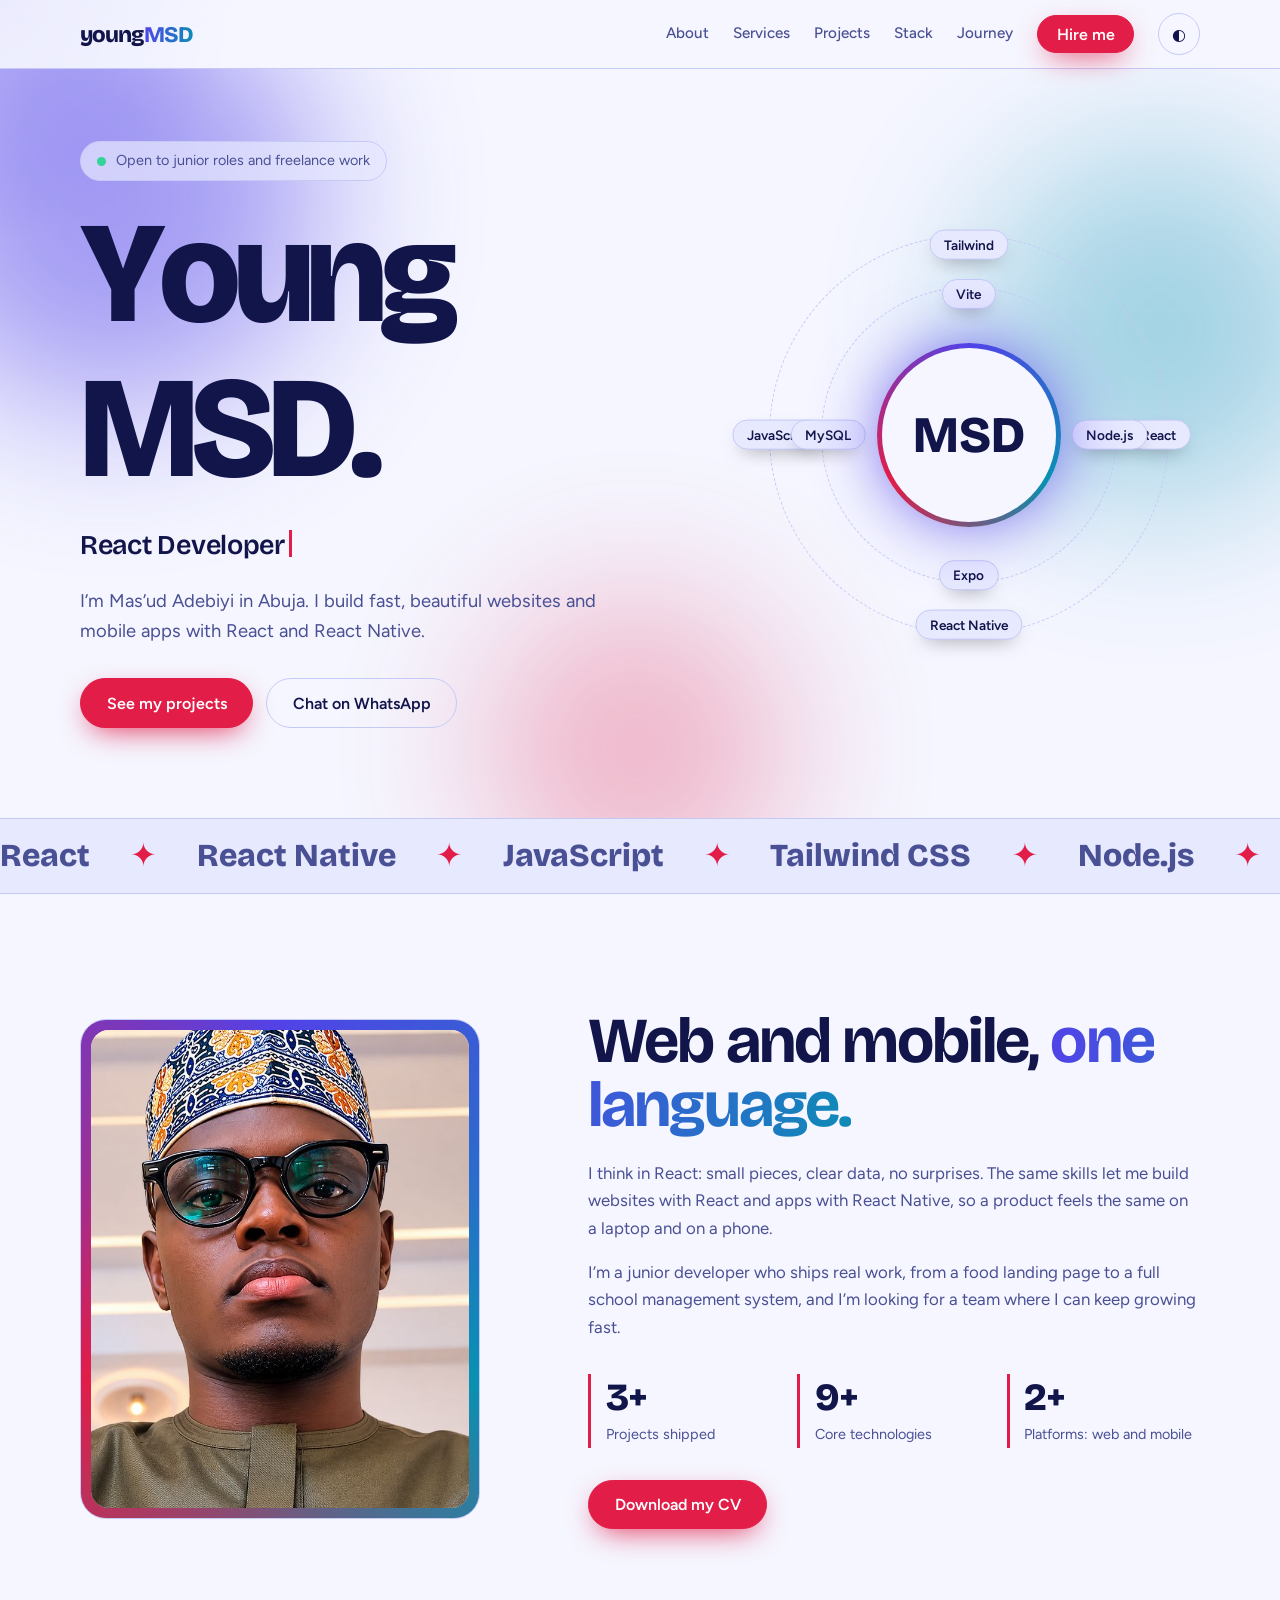
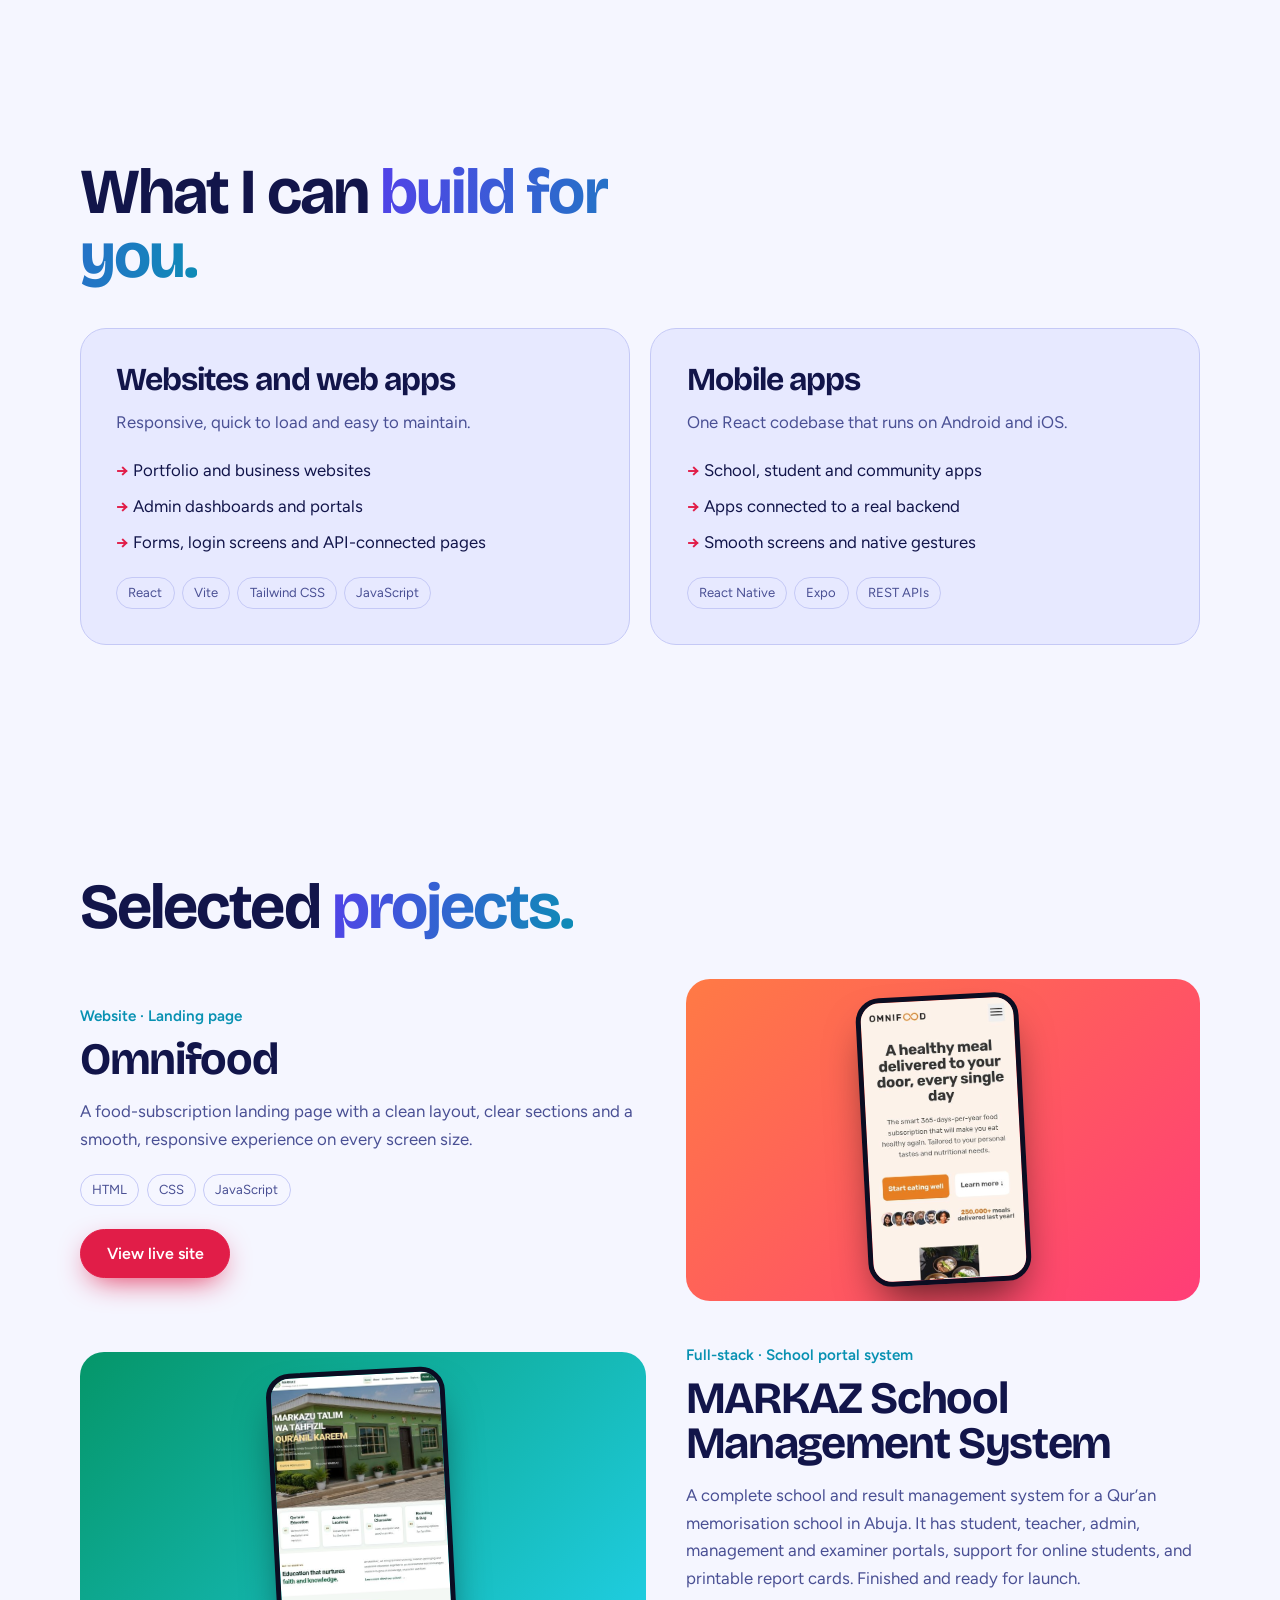
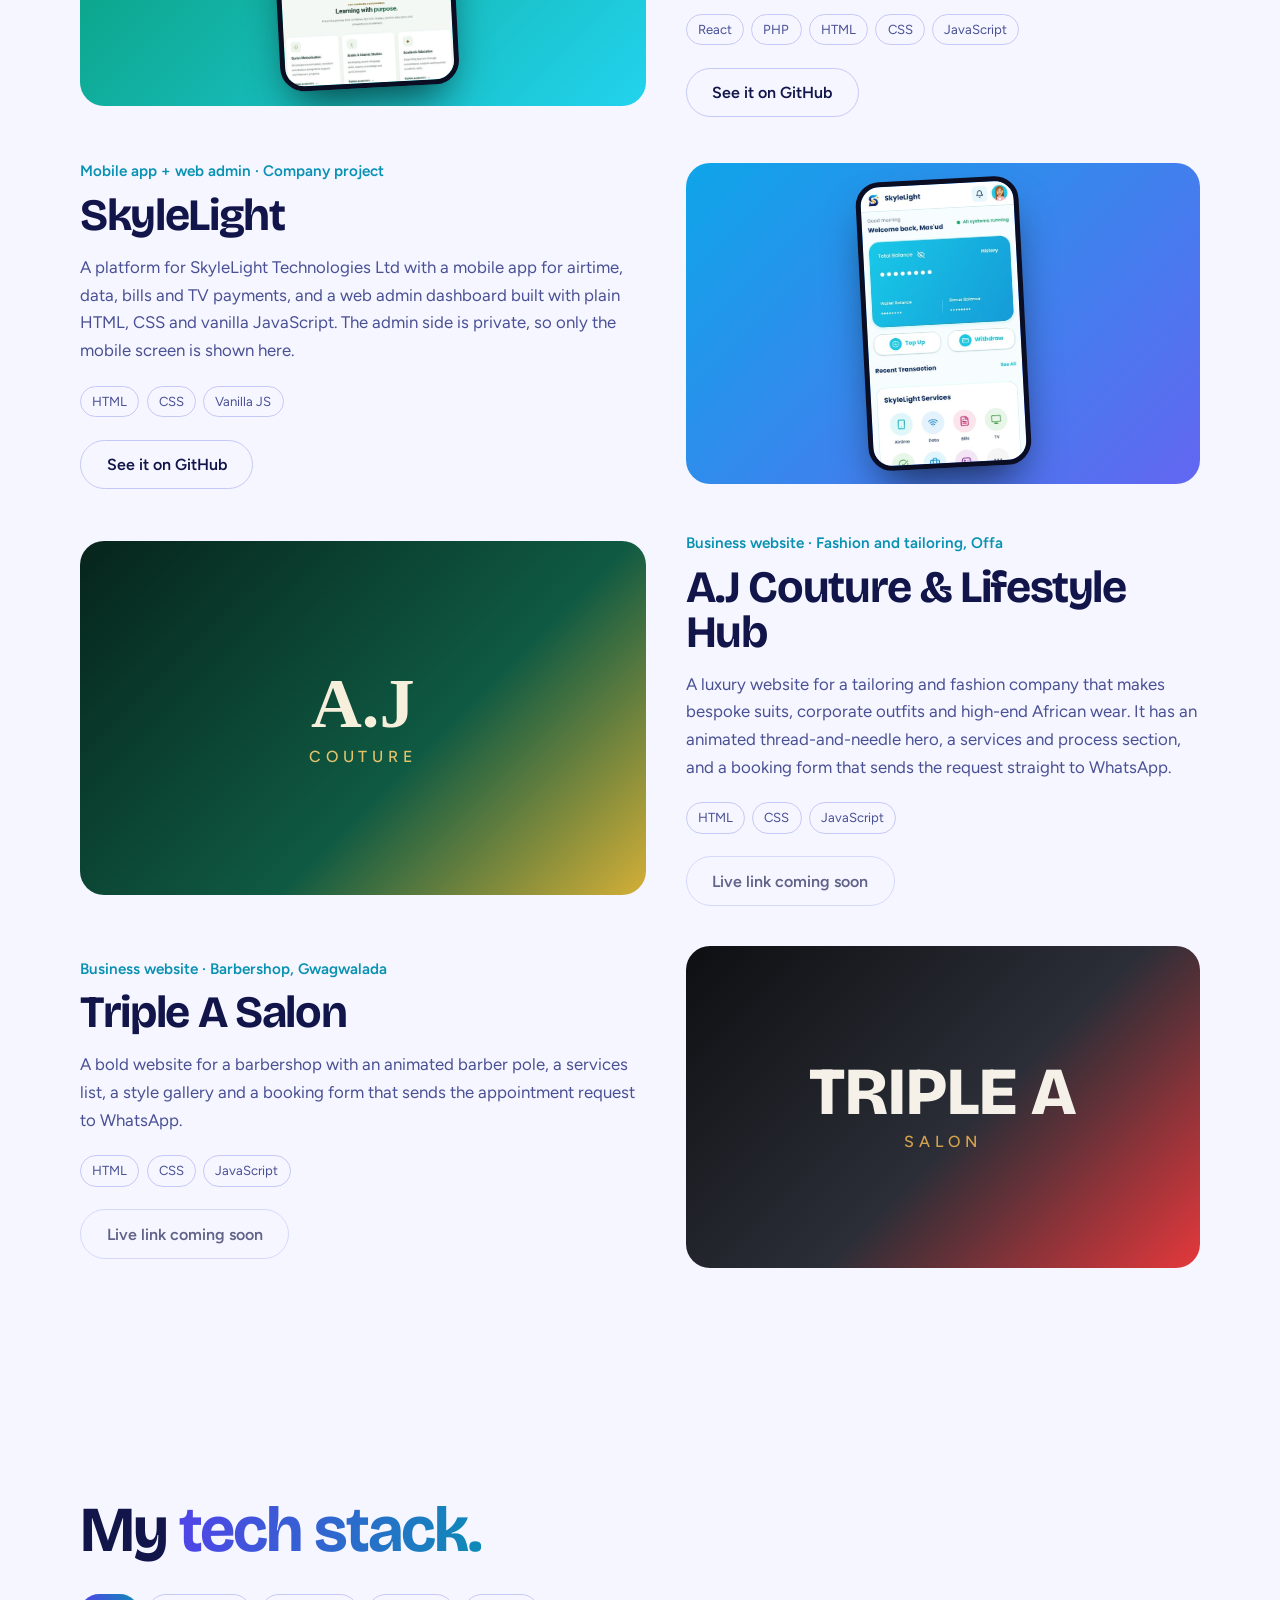
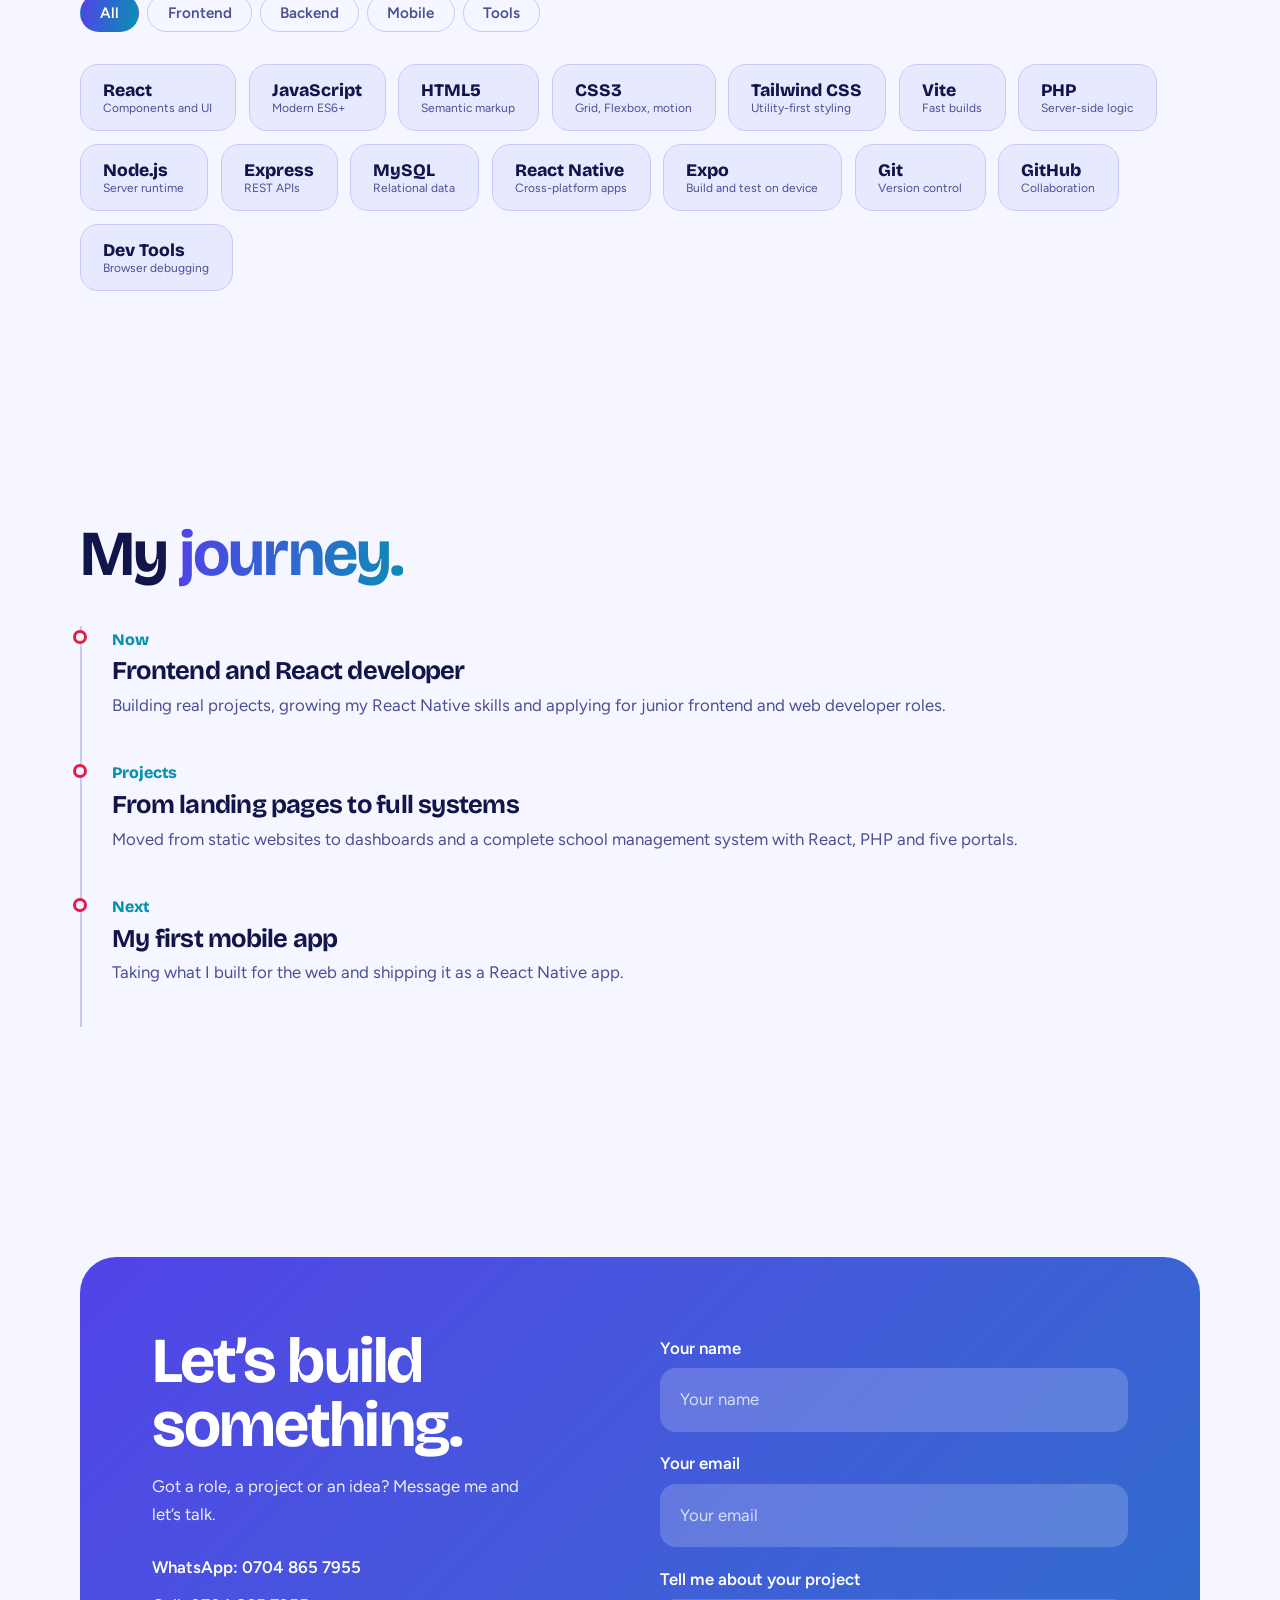
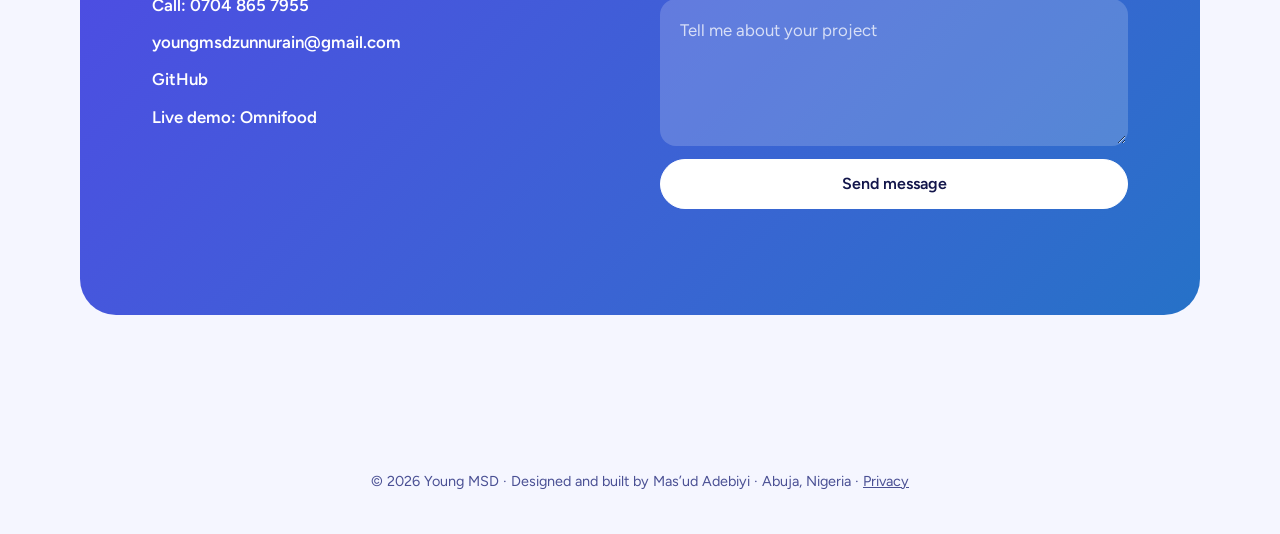
<file: index.html>
<!DOCTYPE html>
<html lang="en">
<head>
<meta charset="utf-8">
<meta name="viewport" content="width=device-width, initial-scale=1, viewport-fit=cover">
<title>Young MSD | React & React Native Developer in Abuja, Nigeria</title>
<meta name="description" content="Mas’ud Adebiyi (Young MSD) is a React and React Native developer in Abuja, Nigeria, building responsive websites and mobile applications.">
<link rel="preconnect" href="https://fonts.googleapis.com"><link rel="preconnect" href="https://fonts.gstatic.com" crossorigin>
<link href="https://fonts.googleapis.com/css2?family=Bricolage+Grotesque:wght@600;800&family=Figtree:wght@400;500;600&display=swap" rel="stylesheet">
<link rel="stylesheet" href="css/style.css">
<meta name="robots" content="index, follow, max-image-preview:large">
<meta name="theme-color" content="#10131f">
<meta property="og:type" content="website">
<meta property="og:title" content="Young MSD | React & React Native Developer in Abuja, Nigeria">
<meta property="og:description" content="Mas’ud Adebiyi (Young MSD) is a React and React Native developer in Abuja, Nigeria, building responsive websites and mobile applications.">
<meta property="og:locale" content="en_NG">
<meta name="twitter:card" content="summary">
<script type="application/ld+json">
{
  "@context": "https://schema.org",
  "@type": "Person",
  "name": "Mas’ud Adebiyi",
  "alternateName": "Young MSD",
  "jobTitle": "React and React Native Developer",
  "address": {
    "@type": "PostalAddress",
    "addressLocality": "Abuja",
    "addressCountry": "NG"
  },
  "knowsAbout": [
    "React",
    "React Native",
    "JavaScript",
    "Frontend Development",
    "Mobile App Development",
    "Web Development"
  ]
}
</script>
</head>
<body>
<div id="ld" aria-hidden="true"><span id="cn">0</span></div>
<div id="pg"></div><div id="glow" aria-hidden="true"></div>
<nav><div class="w">
<a class="logo" href="#top">young<span class="grad">MSD</span></a>
<div class="links"><a href="#about">About</a><a href="#build">Services</a><a href="#work">Projects</a><a href="#stack">Stack</a><a href="#journey">Journey</a>
<a class="btn pri sm" href="#contact">Hire me</a><button class="btn" id="th" aria-label="Switch light or dark theme">◐</button></div>
</div></nav>
<main>
<header class="hero" id="top"><i class="blob b1"></i><i class="blob b2"></i><i class="blob b3"></i>
<div class="w"><div>
<span class="pill in"><b></b>Open to junior roles and freelance work</span>
<h1 id="h1" aria-label="Young MSD">Young<br>MSD.</h1>
<div class="role in"><span id="rl"></span><i></i></div>
<p class="lead in">I’m Mas’ud Adebiyi in Abuja. I build fast, beautiful websites and mobile apps with React and React Native.</p>
<div class="cta in"><a class="btn pri mg" href="#work">See my projects</a><a class="btn mg" href="https://wa.me/2347048657955" target="_blank" rel="noopener">Chat on WhatsApp</a></div>
</div>
<div class="orbit" aria-hidden="true"><div class="ring" id="r1"></div><div class="ring r2" id="r2"></div><div class="core"><span>MSD</span></div></div>
</div></header>
<div class="marq" aria-hidden="true"><div id="mq"></div></div>

<section class="about" id="about"><div class="w">
<div class="card tilt pf" data-r><div class="in2"><span class="ini grad">MSD</span><small>Add your photo: set PHOTO in the script</small></div></div>
<div data-r style="--dl:.15s">
<h2>Web and mobile, <span class="grad">one language.</span></h2>
<p class="mute" style="margin-top:1.4rem">I think in React: small pieces, clear data, no surprises. The same skills let me build websites with React and apps with React Native, so a product feels the same on a laptop and on a phone.</p>
<p class="mute">I’m a junior developer who ships real work, from a food landing page to a full school management system, and I’m looking for a team where I can keep growing fast.</p>
<div class="facts"><div><b data-n="3">0</b><span>Projects shipped</span></div><div><b data-n="9">0</b><span>Core technologies</span></div><div><b data-n="2">0</b><span>Platforms: web and mobile</span></div></div>
<a class="btn pri mg" id="cv" href="Masud_Adebiyi_React_Frontend_Developer_CV.pdf" download>Download my CV</a>
</div></div></section>

<section id="build"><div class="w">
<h2 data-r>What I can <span class="grad">build for you.</span></h2>
<div class="two">
<div class="card tilt pn" data-r><h3>Websites and web apps</h3><p class="mute">Responsive, quick to load and easy to maintain.</p><ul><li>Portfolio and business websites</li><li>Admin dashboards and portals</li><li>Forms, login screens and API-connected pages</li></ul><div class="tags"><span class="tag">React</span><span class="tag">Vite</span><span class="tag">Tailwind CSS</span><span class="tag">JavaScript</span></div></div>
<div class="card tilt pn" data-r style="--dl:.12s"><h3>Mobile apps</h3><p class="mute">One React codebase that runs on Android and iOS.</p><ul><li>School, student and community apps</li><li>Apps connected to a real backend</li><li>Smooth screens and native gestures</li></ul><div class="tags"><span class="tag">React Native</span><span class="tag">Expo</span><span class="tag">REST APIs</span></div></div>
</div></div></section>

<section id="work"><div class="w">
<h2 data-r>Selected <span class="grad">projects.</span></h2>
<div class="pr" data-r><div class="card tilt shot s1"><div class="ph"><img src="[data-uri]" loading="lazy" decoding="async" alt="Omnifood website on a phone"></div></div>
<div><span class="kind">Website · Landing page</span><h3>Omnifood</h3><p class="mute">A food-subscription landing page with a clean layout, clear sections and a smooth, responsive experience on every screen size.</p><div class="tags"><span class="tag">HTML</span><span class="tag">CSS</span><span class="tag">JavaScript</span></div><a class="btn pri mg" href="https://omnifood-young-msd.netlify.app" target="_blank" rel="noopener">View live site</a></div></div>
<div class="pr" data-r><div class="card tilt shot s2"><div class="ph"><img src="[data-uri]" loading="lazy" decoding="async" alt="MARKAZ school website on a phone"></div></div>
<div><span class="kind">Full-stack · School portal system</span><h3>MARKAZ School Management System</h3><p class="mute">A complete school and result management system for a Qur’an memorisation school in Abuja. It has student, teacher, admin, management and examiner portals, support for online students, and printable report cards. Finished and ready for launch.</p><div class="tags"><span class="tag">React</span><span class="tag">PHP</span><span class="tag">HTML</span><span class="tag">CSS</span><span class="tag">JavaScript</span></div><a class="btn mg" href="https://github.com/youngmsdzunnurain-ship-it" target="_blank" rel="noopener">See it on GitHub</a></div></div>
<div class="pr" data-r><div class="card tilt shot s3"><div class="ph"><img src="[data-uri]" loading="lazy" decoding="async" alt="SkyleLight mobile app home screen"></div></div>
<div><span class="kind">Mobile app + web admin · Company project</span><h3>SkyleLight</h3><p class="mute">A platform for SkyleLight Technologies Ltd with a mobile app for airtime, data, bills and TV payments, and a web admin dashboard built with plain HTML, CSS and vanilla JavaScript. The admin side is private, so only the mobile screen is shown here.</p><div class="tags"><span class="tag">HTML</span><span class="tag">CSS</span><span class="tag">Vanilla JS</span></div><a class="btn mg" href="https://github.com/youngmsdzunnurain-ship-it" target="_blank" rel="noopener">See it on GitHub</a></div></div>
<div class="pr" data-r><div class="card tilt shot" style="background:linear-gradient(135deg,#06241c,#0f5a43 60%,#d4af37)"><div style="position:relative;z-index:1;text-align:center;color:#f6efdc;font:700 clamp(2.6rem,8vw,4.4rem)/.95 Georgia,serif">A.J<small style="display:block;font:500 1rem var(--t);letter-spacing:.3em;margin-top:.6rem;color:#e6c36a">COUTURE</small></div></div>
<div><span class="kind">Business website · Fashion and tailoring, Offa</span><h3>A.J Couture &amp; Lifestyle Hub</h3><p class="mute">A luxury website for a tailoring and fashion company that makes bespoke suits, corporate outfits and high-end African wear. It has an animated thread-and-needle hero, a services and process section, and a booking form that sends the request straight to WhatsApp.</p><div class="tags"><span class="tag">HTML</span><span class="tag">CSS</span><span class="tag">JavaScript</span></div><span class="btn" style="margin-top:1.4rem;opacity:.65;cursor:default">Live link coming soon</span></div></div>
<div class="pr" data-r><div class="card tilt shot" style="background:linear-gradient(135deg,#0e0f12,#2b2e37 55%,#e5383b)"><div style="position:relative;z-index:1;text-align:center;color:#f5f1e8;font:800 clamp(2.4rem,8vw,4.2rem)/.9 var(--d);text-transform:uppercase">Triple A<small style="display:block;font:500 1rem var(--t);letter-spacing:.3em;margin-top:.6rem;color:#d4a24c">SALON</small></div></div>
<div><span class="kind">Business website · Barbershop, Gwagwalada</span><h3>Triple A Salon</h3><p class="mute">A bold website for a barbershop with an animated barber pole, a services list, a style gallery and a booking form that sends the appointment request to WhatsApp.</p><div class="tags"><span class="tag">HTML</span><span class="tag">CSS</span><span class="tag">JavaScript</span></div><span class="btn" style="margin-top:1.4rem;opacity:.65;cursor:default">Live link coming soon</span></div></div>
</div></section>

<section id="stack"><div class="w"><h2 data-r>My <span class="grad">tech stack.</span></h2><div class="tabs" role="group" aria-label="Filter skills"></div><div class="gr" id="gr"></div></div></section>

<section id="journey"><div class="w"><h2 data-r>My <span class="grad">journey.</span></h2>
<div class="tl" id="tl">
<div class="st" data-r><b>Now</b><h3>Frontend and React developer</h3><p class="mute">Building real projects, growing my React Native skills and applying for junior frontend and web developer roles.</p></div>
<div class="st" data-r><b>Projects</b><h3>From landing pages to full systems</h3><p class="mute">Moved from static websites to dashboards and a complete school management system with React, PHP and five portals.</p></div>
<div class="st" data-r><b>Next</b><h3>My first mobile app</h3><p class="mute">Taking what I built for the web and shipping it as a React Native app.</p></div>
</div></div></section>

<section id="contact"><div class="w"><div class="card ct" data-r>
<div><h2>Let’s build something.</h2><p>Got a role, a project or an idea? Message me and let’s talk.</p>
<div class="det"><a href="https://wa.me/2347048657955" target="_blank" rel="noopener">WhatsApp: 0704 865 7955</a><a href="tel:+2347048657955">Call: 0704 865 7955</a><a href="mailto:youngmsdzunnurain@gmail.com">youngmsdzunnurain@gmail.com</a><a href="https://github.com/youngmsdzunnurain-ship-it" target="_blank" rel="noopener">GitHub</a><a href="https://omnifood-young-msd.netlify.app" target="_blank" rel="noopener">Live demo: Omnifood</a></div></div>
<form id="f" aria-label="Project enquiry"><label for="n">Your name</label><input id="n" name="name" autocomplete="name" placeholder="Your name" required><label for="e">Your email</label><input id="e" name="email" type="email" autocomplete="email" placeholder="Your email" required><label for="m">Tell me about your project</label><textarea id="m" name="message" rows="4" placeholder="Tell me about your project" required></textarea><button class="btn pri mg" type="submit">Send message</button><div id="msg" role="status"></div></form>
</div></div></section>
</main>
<footer>© 2026 Young MSD · Designed and built by Mas’ud Adebiyi · Abuja, Nigeria · <a href="privacy.html">Privacy</a></footer>

<script src="js/script.js" defer></script>
</body>
</html>
</file>
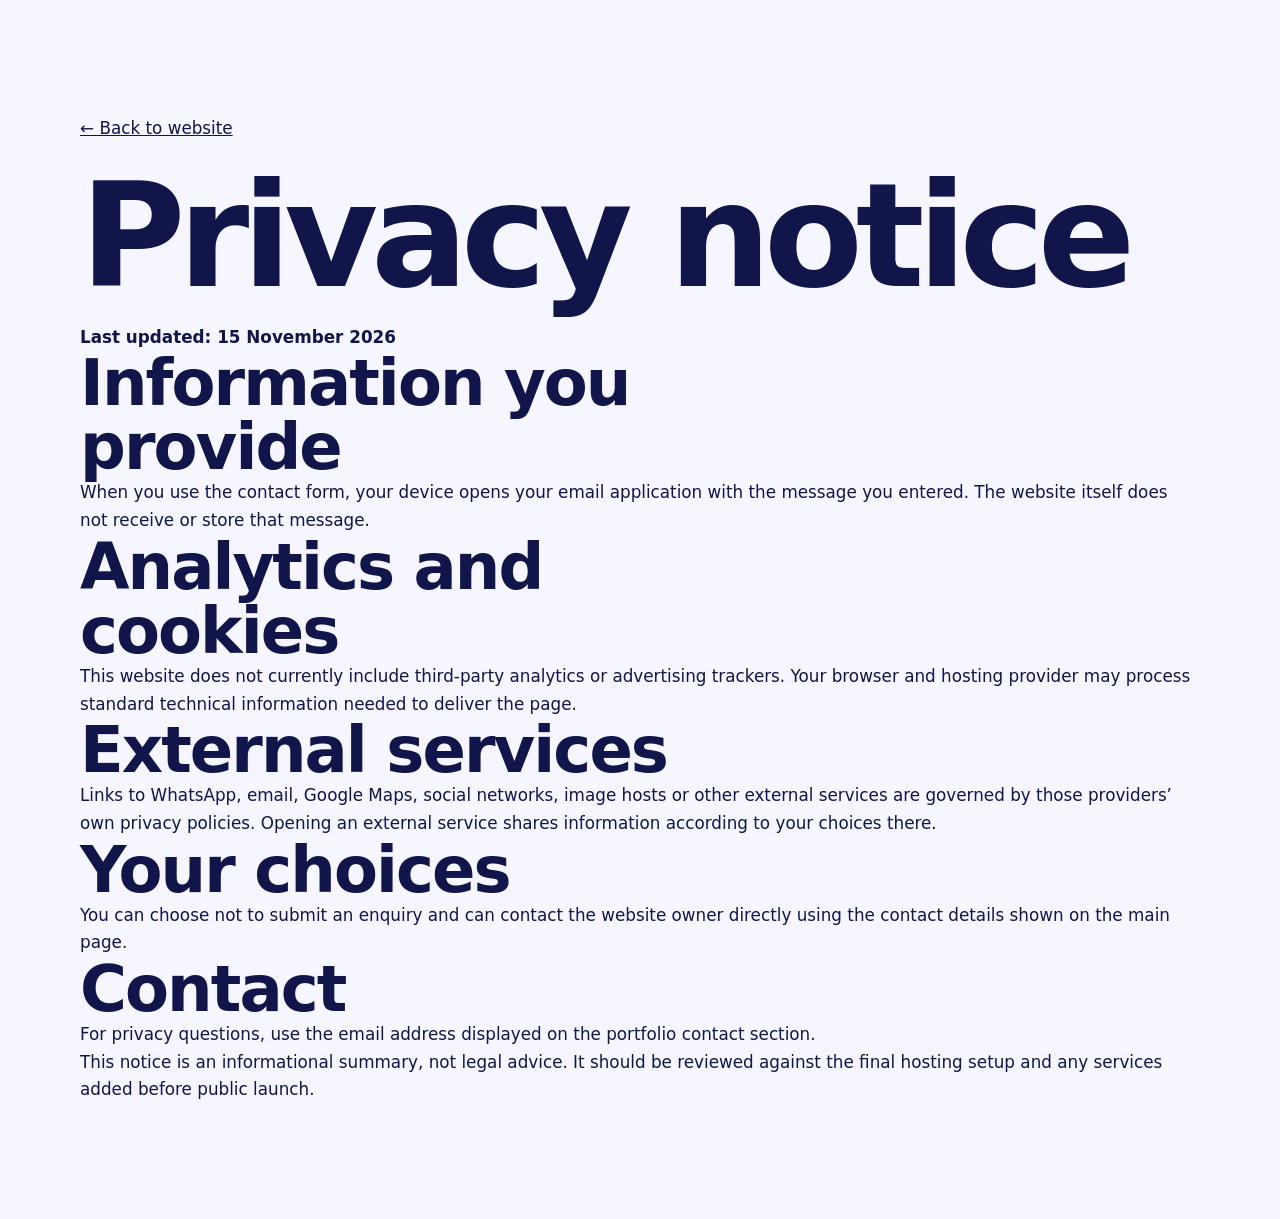
<file: privacy.html>
<!doctype html>
<html lang="en">
<head>
<meta charset="utf-8">
<meta name="viewport" content="width=device-width, initial-scale=1">
<meta name="robots" content="index,follow">
<title>Privacy Notice | Young MSD</title>
<meta name="description" content="How this website handles contact and enquiry information.">
<link rel="stylesheet" href="css/style.css">
</head>
<body>
<main>
<section><div class="w">
<p><a href="index.html">← Back to website</a></p>
<h1>Privacy notice</h1>
<p><strong>Last updated: 15 November 2026</strong></p>
<h2>Information you provide</h2>
<p>When you use the contact form, your device opens your email application with the message you entered. The website itself does not receive or store that message.</p>
<h2>Analytics and cookies</h2>
<p>This website does not currently include third-party analytics or advertising trackers. Your browser and hosting provider may process standard technical information needed to deliver the page.</p>
<h2>External services</h2>
<p>Links to WhatsApp, email, Google Maps, social networks, image hosts or other external services are governed by those providers’ own privacy policies. Opening an external service shares information according to your choices there.</p>
<h2>Your choices</h2>
<p>You can choose not to submit an enquiry and can contact the website owner directly using the contact details shown on the main page.</p>
<h2>Contact</h2>
<p>For privacy questions, use the email address displayed on the portfolio contact section.</p>
<p>This notice is an informational summary, not legal advice. It should be reviewed against the final hosting setup and any services added before public launch.</p>
</div></section>
</main>
</body></html>
</file>
<file: css/style.css>
:root{--bg:#060818;--bg2:#0e1131;--ink:#f4f5ff;--mute:#9ea4d4;--line:#252a57;--a:#6d5dfc;--b:#22d3ee;--c:#ff5c7a;--onc:#060818;
--d:"Bricolage Grotesque","Segoe UI",system-ui,sans-serif;--t:"Figtree","Segoe UI",system-ui,sans-serif;
box-sizing:border-box;padding-top:env(safe-area-inset-top,0px);padding-bottom:env(safe-area-inset-bottom,0px);color-scheme:dark}
@media (prefers-color-scheme:light){:root:not([data-theme="dark"]){--bg:#f5f6ff;--bg2:#e7e9ff;--ink:#12154a;--mute:#4a5094;--line:#c5c9f6;--a:#5242e8;--b:#0891b2;--c:#e11d48;--onc:#fff;color-scheme:light}}
:root[data-theme="light"]{--bg:#f5f6ff;--bg2:#e7e9ff;--ink:#12154a;--mute:#4a5094;--line:#c5c9f6;--a:#5242e8;--b:#0891b2;--c:#e11d48;--onc:#fff;color-scheme:light}
:root[data-theme="dark"]{--bg:#060818;--bg2:#0e1131;--ink:#f4f5ff;--mute:#9ea4d4;--line:#252a57;--a:#6d5dfc;--b:#22d3ee;--c:#ff5c7a;--onc:#060818;color-scheme:dark}
*,*::before,*::after{box-sizing:border-box}
html{scroll-behavior:smooth;scroll-padding-top:calc(76px + env(safe-area-inset-top,0px));height:100%}
body{margin:0;min-height:100%;background:var(--bg);color:var(--ink);font:400 1.05rem/1.65 var(--t);overflow-x:hidden}
body::before{content:"";position:fixed;inset:0 0 auto;height:env(safe-area-inset-top,0px);background:var(--bg);z-index:90}
a{color:inherit}p{margin:0}h1,h2,h3{font-family:var(--d);margin:0;line-height:1;letter-spacing:-.03em}
:focus-visible{outline:3px solid var(--b);outline-offset:3px;border-radius:8px}
.w{width:min(1120px,100% - 2.5rem);margin-inline:auto}
section{padding:clamp(4rem,9vw,7.5rem) 0}
h2{font-size:clamp(2.2rem,5.5vw,4rem);max-width:15ch}
.mute{color:var(--mute)}
.grad{background:linear-gradient(100deg,var(--a),var(--b) 55%,var(--c));background-size:200% 100%;-webkit-background-clip:text;background-clip:text;color:transparent;animation:flow 6s linear infinite}
@keyframes flow{to{background-position:200% 0}}
#ld{position:fixed;inset:0;z-index:100;background:var(--bg);display:grid;place-items:center;font:800 clamp(4rem,16vw,9rem) var(--d);animation:ldout .9s 1.6s cubic-bezier(.7,0,.2,1) forwards}
@keyframes ldout{to{transform:translateY(-101%);visibility:hidden}}
#pg{position:fixed;top:env(safe-area-inset-top,0px);left:0;height:3px;width:100%;transform-origin:left;transform:scaleX(0);background:linear-gradient(90deg,var(--a),var(--b),var(--c));z-index:95}
#glow{position:fixed;width:520px;height:520px;margin:-260px 0 0 -260px;border-radius:50%;pointer-events:none;z-index:0;background:radial-gradient(circle,color-mix(in srgb,var(--a) 28%,transparent),transparent 65%);left:0;top:0;transition:transform .15s ease-out}
nav{position:sticky;top:env(safe-area-inset-top,0px);z-index:80;background:color-mix(in srgb,var(--bg) 78%,transparent);backdrop-filter:blur(16px);border-bottom:1px solid var(--line)}
nav .w{display:flex;align-items:center;justify-content:space-between;height:68px}
.logo{font:800 1.4rem var(--d);text-decoration:none;letter-spacing:-.04em}
.links{display:flex;gap:1.5rem;align-items:center}
.links a:not(.btn){text-decoration:none;color:var(--mute);font-weight:500;font-size:.95rem;transition:color .2s}
.links a:not(.btn):hover{color:var(--ink)}
.btn{display:inline-flex;align-items:center;justify-content:center;gap:.5rem;padding:.9rem 1.6rem;border-radius:999px;font:600 1rem var(--t);text-decoration:none;border:1.5px solid var(--line);background:transparent;color:var(--ink);cursor:pointer;transition:transform .25s,box-shadow .25s,border-color .25s}
.btn:hover{border-color:var(--b)}
.btn.pri{background:var(--c);border-color:var(--c);color:var(--onc);box-shadow:0 10px 30px -10px var(--c)}
.btn.pri:hover{box-shadow:0 16px 40px -8px var(--c)}
.sm{padding:.55rem 1.15rem}
#th{width:42px;height:42px;padding:0}
@media (max-width:780px){.links a:not(.btn){display:none}}
main,footer{position:relative;z-index:1}
/* hero */
.hero{position:relative;padding:clamp(2rem,6vw,4.5rem) 0 clamp(3rem,7vw,6rem);overflow:hidden}
.blob{position:absolute;border-radius:50%;filter:blur(80px);opacity:.5;z-index:-1;animation:drift 14s ease-in-out infinite alternate}
.b1{width:420px;height:420px;background:var(--a);top:-80px;left:-100px}
.b2{width:360px;height:360px;background:var(--b);right:-60px;top:80px;animation-delay:-5s;opacity:.35}
.b3{width:300px;height:300px;background:var(--c);bottom:-80px;left:38%;animation-delay:-9s;opacity:.3}
@keyframes drift{to{transform:translate(70px,50px) scale(1.2)}}
.hero .w{display:grid;grid-template-columns:1.15fr .85fr;gap:2rem;align-items:center}
.pill{display:inline-flex;align-items:center;gap:.6rem;padding:.45rem 1rem;border:1px solid var(--line);border-radius:999px;font-size:.9rem;color:var(--mute);background:color-mix(in srgb,var(--bg2) 70%,transparent)}
.pill b{width:9px;height:9px;border-radius:50%;background:#34d399;animation:ping 1.8s infinite}
@keyframes ping{70%{box-shadow:0 0 0 9px transparent}0%{box-shadow:0 0 0 0 #34d39988}}
h1{font-size:clamp(3.6rem,12vw,9rem);font-weight:800;letter-spacing:-.05em;margin:1.3rem 0 1rem}
h1 .l{display:block;overflow:hidden;padding-bottom:.08em}
h1 .ch{display:inline-block;transform:translateY(110%) rotate(8deg);animation:up .8s cubic-bezier(.2,.9,.2,1) forwards;animation-delay:calc(1.8s + var(--i)*60ms)}
@keyframes up{to{transform:none}}
.role{font:600 clamp(1.2rem,2.6vw,1.7rem) var(--d);min-height:1.5em;letter-spacing:-.01em}
.role i{display:inline-block;width:3px;height:1em;background:var(--c);margin-left:4px;vertical-align:-3px;animation:bl 1s steps(2) infinite}
@keyframes bl{50%{opacity:0}}
.lead{max-width:46ch;color:var(--mute);font-size:1.15rem;margin:1rem 0 2rem}
.cta{display:flex;flex-wrap:wrap;gap:.8rem}
.hero .in{opacity:0;animation:fade .8s 2.4s forwards}
@keyframes fade{to{opacity:1}}
.orbit{position:relative;width:min(400px,100%);aspect-ratio:1;margin:auto;opacity:0;animation:fade 1s 2.2s forwards}
.ring{position:absolute;inset:0;animation:spin 26s linear infinite}
.ring.r2{inset:13%;animation-duration:18s;animation-direction:reverse}
@keyframes spin{to{transform:rotate(360deg)}}
.ring::before{content:"";position:absolute;inset:0;border-radius:50%;border:1.5px dashed var(--line)}
.pos{position:absolute;left:50%;top:50%;transform:rotate(var(--a)) translateX(var(--r)) rotate(calc(-1*var(--a)))}
.pos b{display:block;transform:translate(-50%,-50%);padding:.4rem .85rem;border-radius:999px;font:600 .85rem var(--t);background:var(--bg2);border:1px solid var(--line);white-space:nowrap;animation:spin 26s linear infinite reverse;box-shadow:0 8px 20px -10px #0008}
.r2 .pos b{animation-duration:18s;animation-direction:normal}
.core{position:absolute;inset:27%;border-radius:50%;display:grid;place-items:center;font:800 3.2rem var(--d);background:conic-gradient(from 0deg,var(--a),var(--b),var(--c),var(--a));animation:spin 8s linear infinite;box-shadow:0 0 70px -10px var(--a)}
.core span{position:absolute;inset:5px;border-radius:50%;background:var(--bg);display:grid;place-items:center;animation:spin 8s linear infinite reverse}
@media (max-width:900px){.hero .w{grid-template-columns:1fr}.orbit{max-width:340px}}
.marq{border-block:1px solid var(--line);overflow:hidden;padding:1.1rem 0;background:var(--bg2)}
.marq div{display:flex;width:max-content;animation:sl 28s linear infinite;font:800 clamp(1.4rem,3vw,2rem) var(--d);color:var(--mute)}
.marq span{padding-right:2.5rem}.marq span::after{content:"✦";margin-left:2.5rem;color:var(--c)}
@keyframes sl{to{transform:translateX(-50%)}}
/* reveal */
[data-r]{opacity:0;transform:translateY(40px);transition:opacity .9s,transform .9s cubic-bezier(.2,.9,.2,1);transition-delay:var(--dl,0s)}
[data-r].on{opacity:1;transform:none}
/* cards */
.card{position:relative;border:1px solid var(--line);background:var(--bg2);border-radius:26px;overflow:hidden;transform-style:preserve-3d;transition:transform .25s ease-out}
.card::after{content:"";position:absolute;inset:0;pointer-events:none;background:radial-gradient(380px circle at var(--mx,50%) var(--my,50%),color-mix(in srgb,var(--b) 22%,transparent),transparent 60%);opacity:0;transition:opacity .3s}
.card:hover::after{opacity:1}
/* about */
.about .w{display:grid;grid-template-columns:.85fr 1.15fr;gap:3.5rem;align-items:center}
.pf{aspect-ratio:4/5;max-width:400px;padding:10px;background:conic-gradient(from var(--g,0deg),var(--a),var(--b),var(--c),var(--a));animation:gs 6s linear infinite}
@property --g{syntax:"<angle>";inherits:false;initial-value:0deg}
@keyframes gs{to{--g:360deg}}
.pf .in2{height:100%;border-radius:18px;background:var(--bg2);display:grid;place-items:center;overflow:hidden;position:relative}
.pf img{width:100%;height:100%;object-fit:cover;object-position:50% 20%;position:absolute;inset:0}
.pf .ini{font:800 6rem var(--d)}
.pf small{position:absolute;bottom:14px;left:0;right:0;text-align:center;color:var(--mute);font-size:.8rem}
.about p+p{margin-top:1rem}
.facts{display:grid;grid-template-columns:repeat(3,1fr);gap:1rem;margin:2rem 0}
.facts div{border-left:3px solid var(--c);padding-left:.9rem}
.facts b{display:block;font:800 2.4rem var(--d)}
.facts span{font-size:.9rem;color:var(--mute)}
@media (max-width:820px){.about .w{grid-template-columns:1fr}}
/* services */
.two{display:grid;grid-template-columns:1fr 1fr;gap:1.3rem;margin-top:2.5rem}
.pn{padding:2.2rem}
.pn h3{font-size:2rem;margin-bottom:.8rem}
.pn ul{list-style:none;padding:0;margin:1.3rem 0 0;display:grid;gap:.5rem}
.pn li::before{content:"→ ";color:var(--c);font-weight:700}
.tags{display:flex;flex-wrap:wrap;gap:.45rem;margin-top:1.3rem}
.tag{font-size:.82rem;padding:.25rem .7rem;border-radius:999px;border:1px solid var(--line);color:var(--mute)}
@media (max-width:820px){.two{grid-template-columns:1fr}}
/* projects */
.pr{display:grid;grid-template-columns:1.1fr 1fr;gap:2.5rem;align-items:center;margin-top:2.5rem}
.pr:nth-child(even) .shot{order:2}
.shot{aspect-ratio:16/10;border-radius:24px;display:grid;place-items:center;position:relative;overflow:hidden;border:0}
.shot::before{content:"";position:absolute;top:0;bottom:0;width:40%;left:-60%;background:linear-gradient(100deg,transparent,#fff5,transparent);transform:skewX(-20deg);animation:sh 4.5s ease-in-out infinite}
@keyframes sh{60%,100%{left:130%}}
.ui{width:76%;display:grid;gap:.6rem}.ui i{display:block;height:14px;border-radius:7px;background:#ffffff55}.ui i:first-child{width:45%;height:22px;background:#fff}
.ui .rw{display:grid;grid-template-columns:repeat(3,1fr);gap:.6rem}.ui .rw i{height:70px;border-radius:14px;background:#ffffff33}
.ph{height:90%;aspect-ratio:9/16;border:5px solid #0b0d22;border-radius:24px;overflow:hidden;position:relative;z-index:1;transform:rotate(-3deg);box-shadow:0 24px 44px -14px #000a;transition:transform .5s}.shot:hover .ph{transform:rotate(0) scale(1.04)}.ph img{width:100%;height:100%;object-fit:cover;object-position:top;display:block}
.s1{background:linear-gradient(135deg,#ff7a45,#ff3d77)}.s2{background:linear-gradient(135deg,#059669,#22d3ee)}.s3{background:linear-gradient(135deg,#0ea5e9,#6366f1)}
.pr h3{font-size:clamp(1.9rem,3.6vw,2.8rem);margin:.5rem 0 1rem}
.kind{color:var(--b);font-weight:600;font-size:.95rem}
.pr .btn{margin-top:1.4rem}
@media (max-width:820px){.shot{aspect-ratio:4/3.6}.pr{grid-template-columns:1fr}.pr:nth-child(even) .shot{order:0}}
/* stack */
.tabs{display:flex;flex-wrap:wrap;gap:.5rem;margin:2rem 0}
.tabs button{padding:.55rem 1.2rem;border-radius:999px;border:1.5px solid var(--line);background:none;color:var(--mute);font:600 .95rem var(--t);cursor:pointer;transition:.2s}
.tabs button[aria-pressed="true"]{background:linear-gradient(100deg,var(--a),var(--b));border-color:transparent;color:#fff}
.gr{display:flex;flex-wrap:wrap;gap:.8rem}
.chip{padding:.95rem 1.4rem;border-radius:18px;border:1px solid var(--line);background:var(--bg2);font:800 1.1rem var(--d);animation:pop .45s both;transition:transform .25s,border-color .25s}
.chip:hover{transform:translateY(-6px) rotate(-2deg);border-color:var(--c)}
.chip small{display:block;font:400 .75rem var(--t);color:var(--mute)}
@keyframes pop{from{opacity:0;transform:scale(.8) translateY(14px)}}
/* journey */
.tl{position:relative;margin-top:2.5rem;padding-left:2rem}
.tl::before{content:"";position:absolute;left:0;top:0;bottom:0;width:2px;background:var(--line)}
.tl::after{content:"";position:absolute;left:0;top:0;width:2px;height:var(--p,0%);background:linear-gradient(var(--b),var(--c))}
.st{position:relative;padding:0 0 2.5rem}
.st::before{content:"";position:absolute;left:-2.45rem;top:.3rem;width:14px;height:14px;border-radius:50%;background:var(--bg);border:3px solid var(--c)}
.st b{color:var(--b);font:800 1rem var(--d)}.st h3{font-size:1.6rem;margin:.3rem 0 .5rem}
/* contact */
.ct{padding:clamp(2rem,6vw,4.5rem);display:grid;grid-template-columns:1fr 1fr;gap:2.5rem;background:linear-gradient(135deg,var(--a),color-mix(in srgb,var(--b) 60%,var(--a)));color:#fff;border:0;border-radius:36px}
.ct h2{max-width:11ch}.ct p{margin-top:1rem;opacity:.9;max-width:34ch}
.det{display:grid;gap:.6rem;margin-top:1.6rem;font-weight:600}.det a{text-decoration:none}.det a:hover{text-decoration:underline}
form{display:grid;gap:.8rem}
input,textarea{width:100%;padding:1rem 1.1rem;border-radius:16px;border:2px solid transparent;background:#ffffff2e;color:#fff;font:inherit}
input::placeholder,textarea::placeholder{color:#fff;opacity:.75}
input:focus,textarea:focus{outline:none;border-color:#fff;background:#ffffff3d}
.ct .btn.pri{background:#fff;color:#12154a;border-color:#fff;box-shadow:none}
#msg{min-height:1.4em;font-size:.95rem}
@media (max-width:820px){.ct{grid-template-columns:1fr}}
footer{padding:2.5rem 0;color:var(--mute);font-size:.9rem;text-align:center}
@media (prefers-reduced-motion:reduce){*,*::before,*::after{animation:none!important;transition:none!important}#ld{display:none}h1 .ch,.hero .in,.orbit,[data-r]{opacity:1;transform:none}.pos b{transform:translate(-50%,-50%)}}

/* Accessibility: visible form labels and comfortable focus targets */
#contact form label{display:block;font-weight:600;margin:.35rem 0 -.45rem}#contact input,#contact textarea{min-height:48px}
</file>
